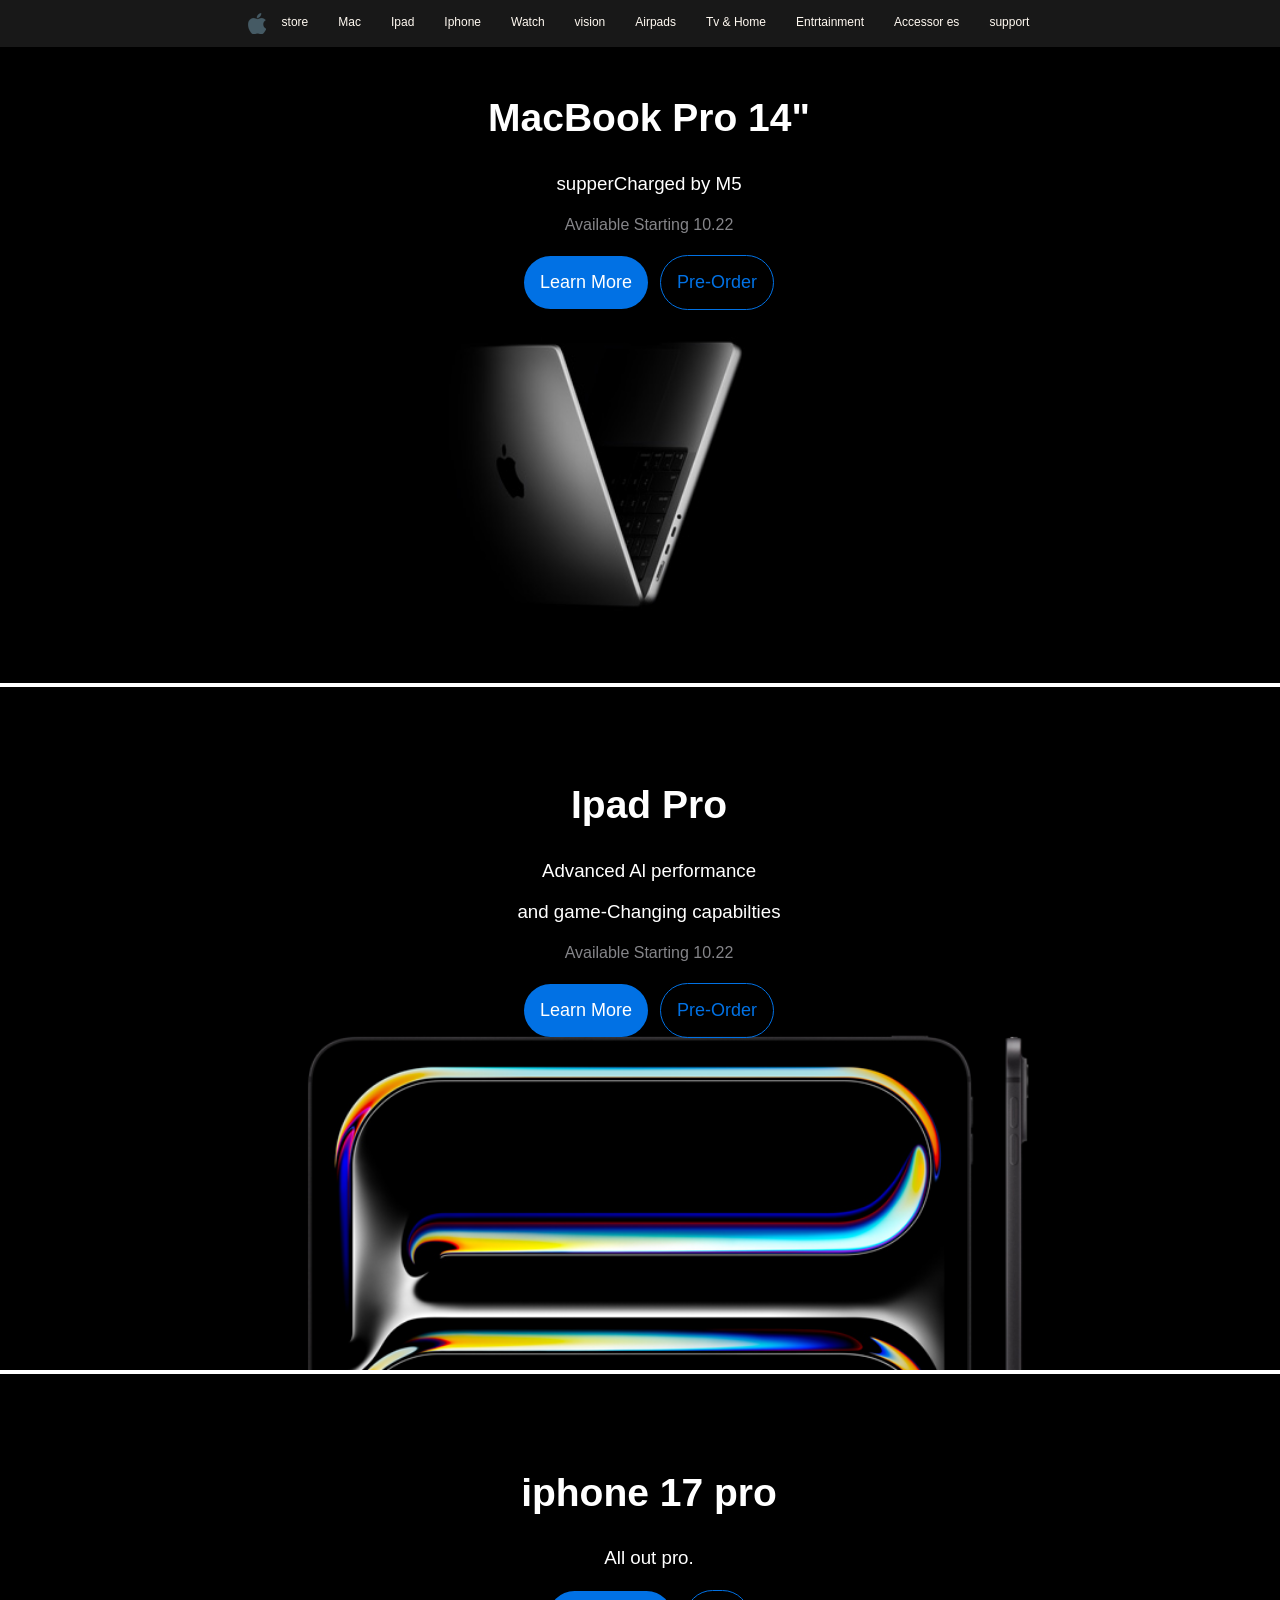
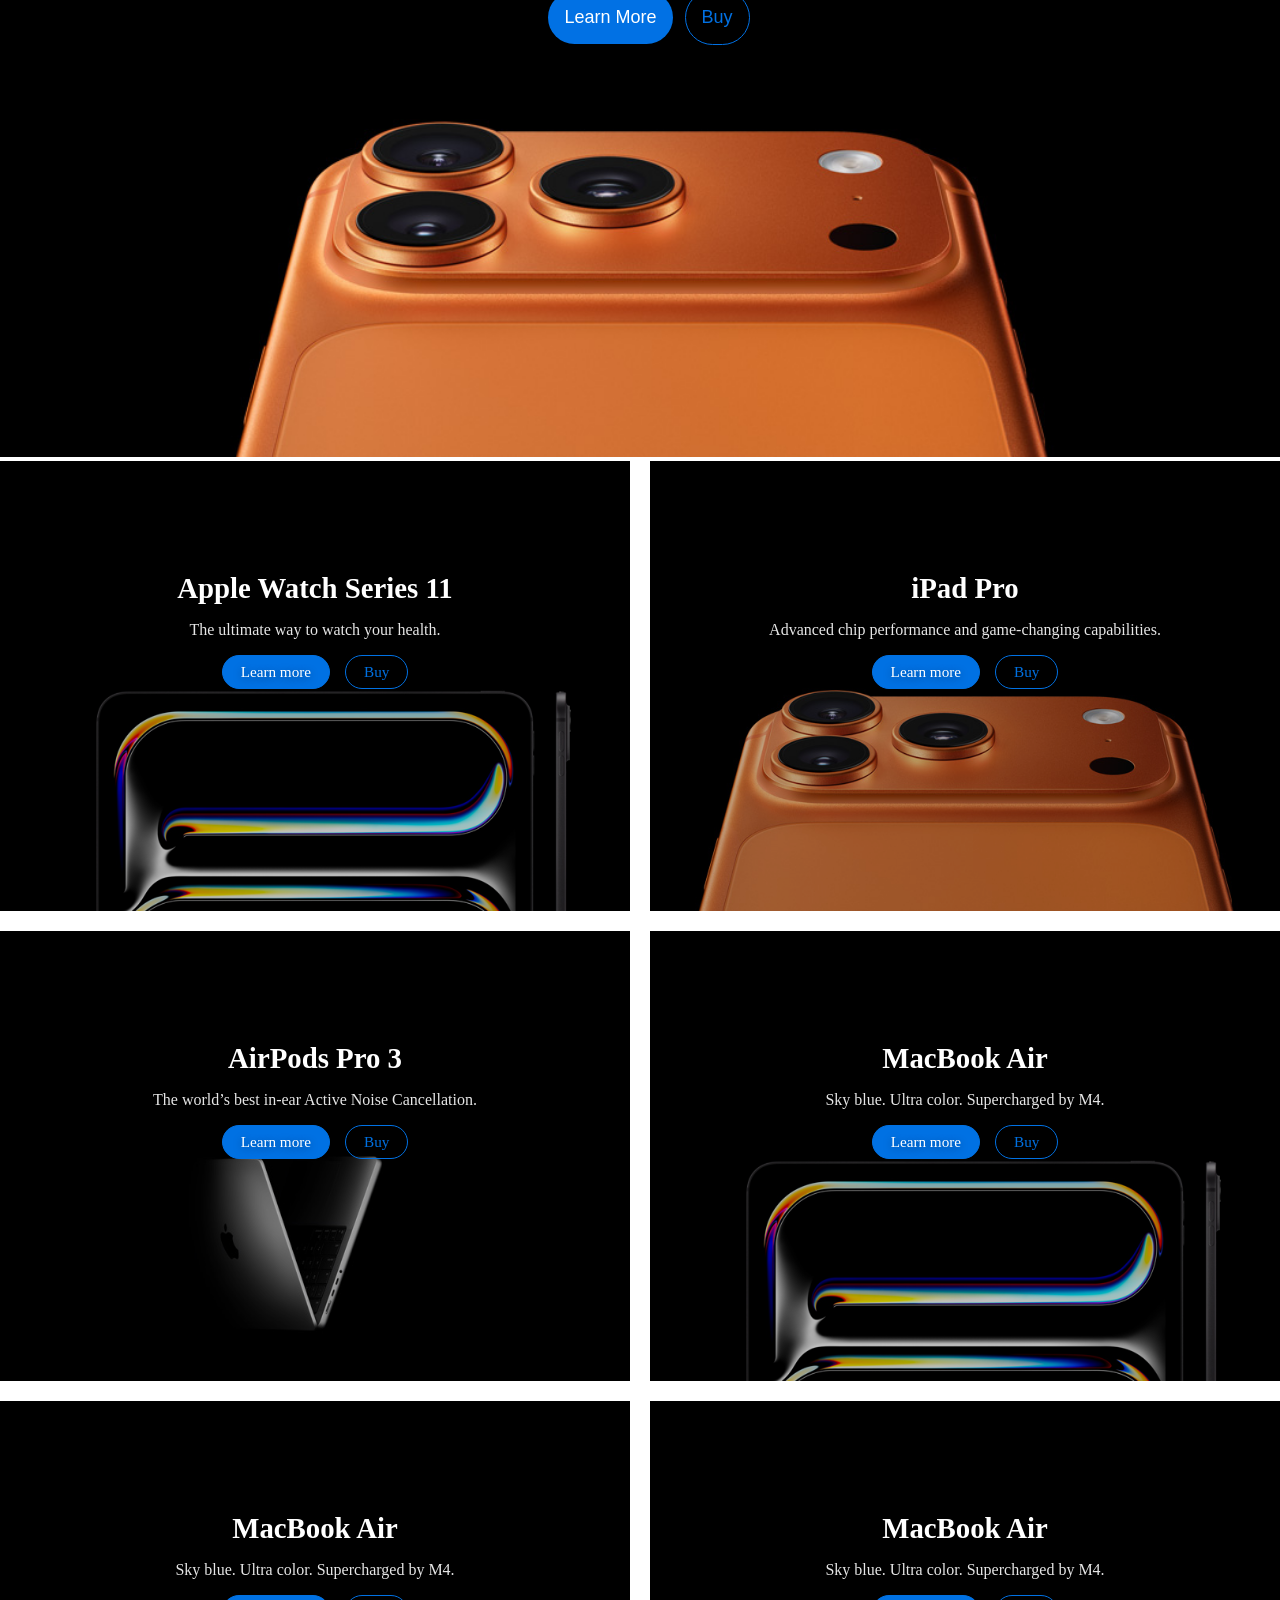
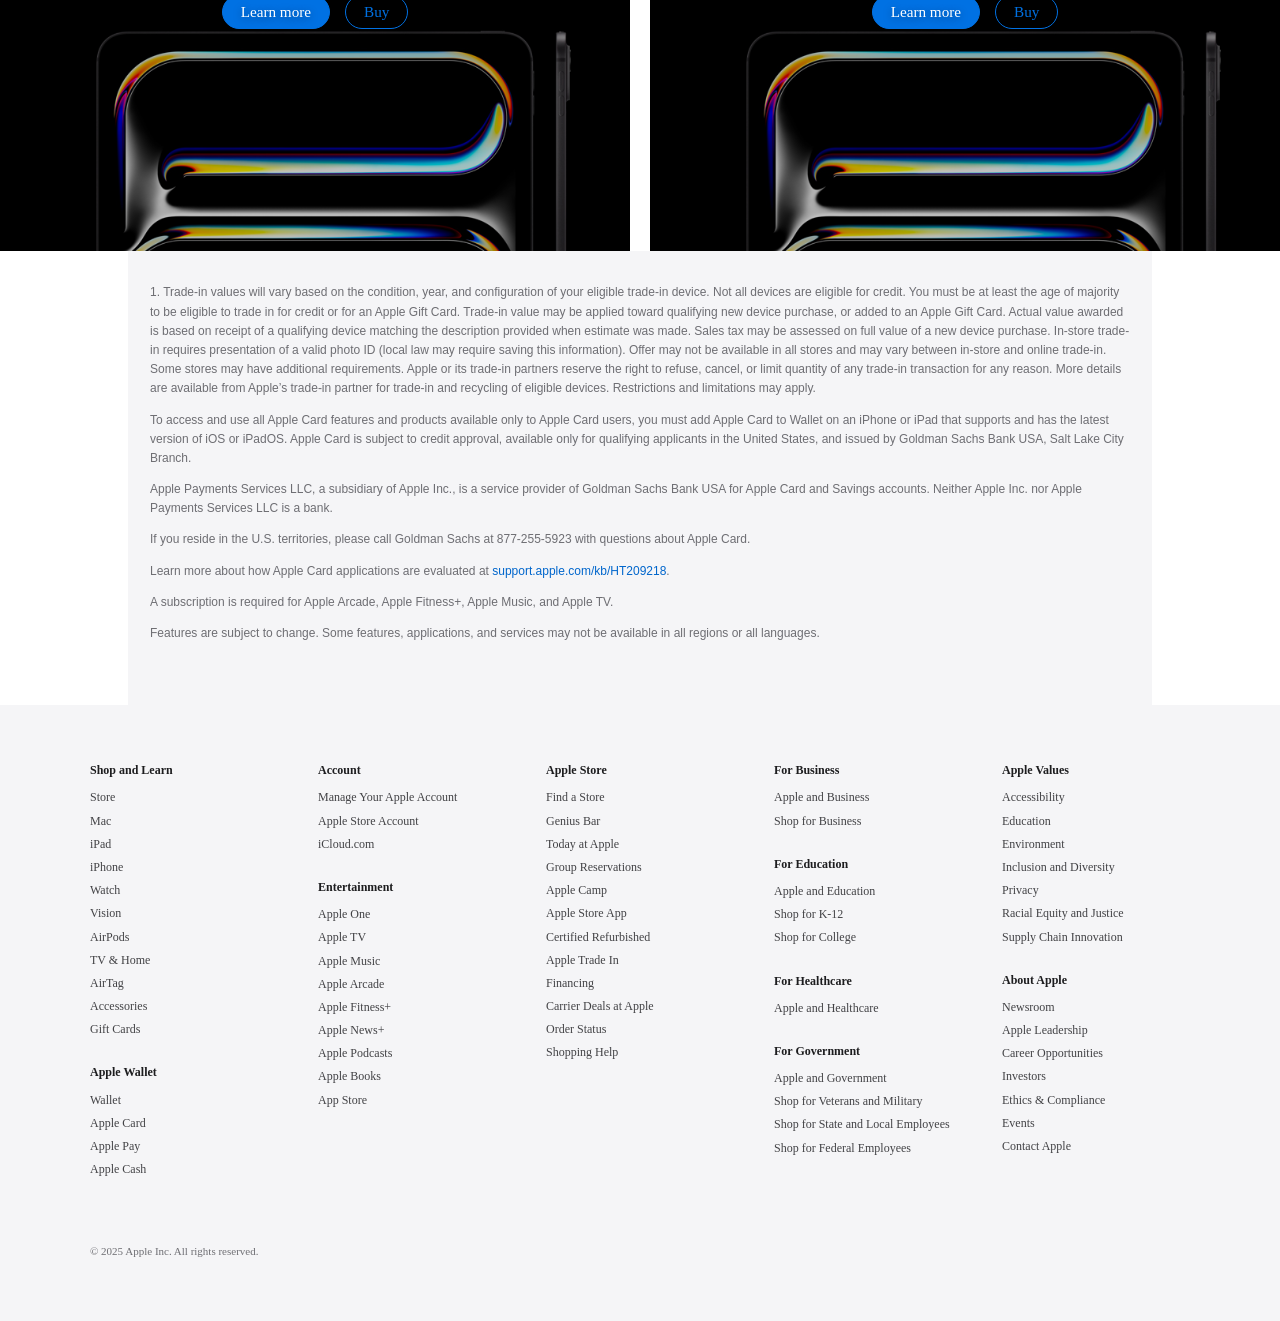
<file: index.html>
<!DOCTYPE html>
<html lang="en">
    <head>
        <meta charset="UTF-8">
        <title>Apple</title>
        <link rel="stylesheet" href="style.css">
    </head>
    <body>
        <div class="container">
            <div class="items">
                <img src="apple_711png.png" alt="apple">
                <div class="item1"><a
                        href="https://www.apple.com/">store</a></div>
                <div class="item1"><a
                        href="https://www.apple.com/">Mac</a></div>
                <div class="item1"><a
                        href="https://www.apple.com/">Ipad</a></div>
                <div class="item1"><a
                        href="https://www.apple.com/">Iphone</a></div>
                <div class="item1"><a
                        href="https://www.apple.com/">Watch</a></div>
                <div class="item1"><a
                        href="https://www.apple.com/">vision</a></div>
                <div class="item1"><a
                        href="https://www.apple.com/">Airpads</a></div>
                <div class="item1"><a href="https://www.apple.com/">Tv &
                        Home</a></div>
                <div class="item1"><a
                        href="https://www.apple.com/">Entrtainment</a></div>
                <div class="item1"><a href="https://www.apple.com/">Accessor
                        es</a></div>
                <div class="item1"><a
                        href="https://www.apple.com/">support</a></div>

            </div>
        </div>
        <section class="header-mac">
            <div class="conteiner-macimg">
                <img class="img-mac-head"
                    src="hero_macbook_pro_m5_announce__i8r7suk8moqe_medium.jpg"
                    alt="mac image">
                <div class="info-mac-header">
                    <h1>MacBook Pro 14"</h1>
                    <h3>supperCharged by M5</h3>
                    <h4>Available Starting 10.22</h4>
                    <div class="btn-header-mac">
                        <a href>
                            <div class="btn-fill-header">Learn More</div>
                        </a>
                        <a href>

                            <div class="btn-strok-header">Pre-Order</div>
                        </a>

                    </div>
                </div>
            </section>
            <section class="header-mac">
                <div class="conteiner-macimg">
                    <img class="img-mac-head"
                        src="hero_ipad_pro_announce__v858qt6nn4im_medium.jpg"
                        alt="mac image">
                    <div class="info-mac-header">
                        <h1>Ipad Pro</h1>
                        <h3>Advanced Al performance</h3>
                        <h3>and game-Changing capabilties</h3>
                        <h4>Available Starting 10.22</h4>
                        <h4></h4>
                        <div class="btn-header-mac">
                            <a href>
                                <div class="btn-fill-header">Learn More</div>
                            </a>
                            <a href>

                                <div class="btn-strok-header">Pre-Order</div>
                            </a>

                        </div>
                    </div>
                </section>
                <section class="header-mac">
                    <div class="conteiner-macimg">
                        <img class="img-mac-head"
                            src="hero_iphone_17_pro__bknyzxfk2agi_medium.jpg"
                            alt="iphone image">
                        <div class="info-mac-header">
                            <h1>iphone 17 pro </h1>
                            <h3>All out pro.</h3>
                            <!-- <h3>and game-Changing capabilties</h3>
                    <h4>Available Starting 10.22</h4> -->
                            <h4></h4>
                            <div class="btn-header-mac">
                                <a href>
                                    <div class="btn-fill-header">Learn
                                        More</div>
                                </a>
                                <a href>

                                    <div class="btn-strok-header">Buy</div>
                                </a>

                            </div>
                        </div>
                    </section>

                    <div class="apple-grid">

                        <div class="apple-box watch">
                            <div class="apple-content">
                                <h3>Apple Watch Series 11</h3>
                                <p>The ultimate way to watch your health.</p>
                                <div class="apple-buttons">
                                    <a href="#" class="apple-btn">Learn more</a>
                                    <a href="#" class="apple-btn1">Buy</a>
                                </div>
                            </div>
                        </div>

                        <div class="apple-box ipad">
                            <div class="apple-content">
                                <h3>iPad Pro</h3>
                                <p>Advanced chip performance and game-changing
                                    capabilities.</p>
                                <div class="apple-buttons">
                                    <a href="#" class="apple-btn">Learn more</a>
                                    <a href="#" class="apple-btn1">Buy</a>
                                </div>
                            </div>
                        </div>

                        <div class="apple-box airpods">
                            <div class="apple-content">
                                <h3>AirPods Pro 3</h3>
                                <p>The world’s best in-ear Active Noise
                                    Cancellation.</p>
                                <div class="apple-buttons">
                                    <a href="#" class="apple-btn">Learn more</a>
                                    <a href="#" class="apple-btn1">Buy</a>
                                </div>
                            </div>
                        </div>

                        <div class="apple-box mac">
                            <div class="apple-content">
                                <h3>MacBook Air</h3>
                                <p>Sky blue. Ultra color. Supercharged by
                                    M4.</p>
                                <div class="apple-buttons">
                                    <a href="#" class="apple-btn">Learn more</a>
                                    <a href="#" class="apple-btn1">Buy</a>
                                </div>
                            </div>
                        </div>

                        <div class="apple-box mac">
                            <div class="apple-content">
                                <h3>MacBook Air</h3>
                                <p>Sky blue. Ultra color. Supercharged by
                                    M4.</p>
                                <div class="apple-buttons">
                                    <a href="#" class="apple-btn">Learn more</a>
                                    <a href="#" class="apple-btn1">Buy</a>
                                </div>
                            </div>
                        </div>

                        <div class="apple-box mac">
                            <div class="apple-content">
                                <h3>MacBook Air</h3>
                                <p>Sky blue. Ultra color. Supercharged by
                                    M4.</p>
                                <div class="apple-buttons">
                                    <a href="#" class="apple-btn">Learn more</a>
                                    <a href="#" class="apple-btn1">Buy</a>
                                </div>
                            </div>
                        </div>

                    </div>
                    <div class="legal-section">
                        <p>1. Trade-in values will vary based on the condition,
                            year, and configuration of your eligible trade-in
                            device. Not all devices are eligible for credit. You
                            must be at least the age of majority to be eligible
                            to trade in for credit or for an Apple Gift Card.
                            Trade-in value may be applied toward qualifying new
                            device purchase, or added to an Apple Gift Card.
                            Actual value awarded is based on receipt of a
                            qualifying device matching the description provided
                            when estimate was made. Sales tax may be assessed on
                            full value of a new device purchase. In-store
                            trade-in requires presentation of a valid photo ID
                            (local law may require saving this information).
                            Offer may not be available in all stores and may
                            vary between in-store and online trade-in. Some
                            stores may have additional requirements. Apple or
                            its trade-in partners reserve the right to refuse,
                            cancel, or limit quantity of any trade-in
                            transaction for any reason. More details are
                            available from Apple’s trade-in partner for trade-in
                            and recycling of eligible devices. Restrictions and
                            limitations may apply.</p>

                        <p>To access and use all Apple Card features and
                            products available only to Apple Card users, you
                            must add Apple Card to Wallet on an iPhone or iPad
                            that supports and has the latest version of iOS or
                            iPadOS. Apple Card is subject to credit approval,
                            available only for qualifying applicants in the
                            United States, and issued by Goldman Sachs Bank USA,
                            Salt Lake City Branch.</p>

                        <p>Apple Payments Services LLC, a subsidiary of Apple
                            Inc., is a service provider of Goldman Sachs Bank
                            USA for Apple Card and Savings accounts. Neither
                            Apple Inc. nor Apple Payments Services LLC is a
                            bank.</p>

                        <p>If you reside in the U.S. territories, please call
                            Goldman Sachs at 877-255-5923 with questions about
                            Apple Card.</p>

                        <p>Learn more about how Apple Card applications are
                            evaluated at
                            <a
                                href="https://support.apple.com/kb/HT209218">support.apple.com/kb/HT209218</a>.
                        </p>

                        <p>A subscription is required for Apple Arcade, Apple
                            Fitness+, Apple Music, and Apple TV.</p>

                        <p>Features are subject to change. Some features,
                            applications, and services may not be available in
                            all regions or all languages.</p>
                    </div>
                    <footer>
                        <div class="footer-container">

                            <div class="footer-column">
                                <h4>Shop and Learn</h4>
                                <ul>
                                    <li>Store</li><li>Mac</li><li>iPad</li><li>iPhone</li><li>Watch</li>
                                    <li>Vision</li><li>AirPods</li><li>TV &
                                        Home</li><li>AirTag</li>
                                    <li>Accessories</li><li>Gift Cards</li>
                                </ul>
                                <h4>Apple Wallet</h4>
                                <ul>
                                    <li>Wallet</li><li>Apple Card</li><li>Apple
                                        Pay</li><li>Apple Cash</li>
                                </ul>
                            </div>

                            <div class="footer-column">
                                <h4>Account</h4>
                                <ul>
                                    <li>Manage Your Apple Account</li>
                                    <li>Apple Store Account</li>
                                    <li>iCloud.com</li>
                                </ul>
                                <h4>Entertainment</h4>
                                <ul>
                                    <li>Apple One</li><li>Apple TV</li><li>Apple
                                        Music</li><li>Apple Arcade</li>
                                    <li>Apple Fitness+</li><li>Apple
                                        News+</li><li>Apple Podcasts</li>
                                    <li>Apple Books</li><li>App Store</li>
                                </ul>
                            </div>

                            <div class="footer-column">
                                <h4>Apple Store</h4>
                                <ul>
                                    <li>Find a Store</li><li>Genius
                                        Bar</li><li>Today at Apple</li>
                                    <li>Group Reservations</li><li>Apple
                                        Camp</li><li>Apple Store App</li>
                                    <li>Certified Refurbished</li><li>Apple
                                        Trade In</li>
                                    <li>Financing</li><li>Carrier Deals at
                                        Apple</li><li>Order Status</li>
                                    <li>Shopping Help</li>
                                </ul>
                            </div>

                            <div class="footer-column">
                                <h4>For Business</h4>
                                <ul><li>Apple and Business</li><li>Shop for
                                        Business</li></ul>
                                <h4>For Education</h4>
                                <ul><li>Apple and Education</li><li>Shop for
                                        K-12</li><li>Shop for College</li></ul>
                                <h4>For Healthcare</h4>
                                <ul><li>Apple and Healthcare</li></ul>
                                <h4>For Government</h4>
                                <ul>
                                    <li>Apple and Government</li><li>Shop for
                                        Veterans and Military</li>
                                    <li>Shop for State and Local
                                        Employees</li><li>Shop for Federal
                                        Employees</li>
                                </ul>
                            </div>

                            <div class="footer-column">
                                <h4>Apple Values</h4>
                                <ul>
                                    <li>Accessibility</li><li>Education</li><li>Environment</li>
                                    <li>Inclusion and
                                        Diversity</li><li>Privacy</li>
                                    <li>Racial Equity and Justice</li><li>Supply
                                        Chain Innovation</li>
                                </ul>
                                <h4>About Apple</h4>
                                <ul>
                                    <li>Newsroom</li><li>Apple
                                        Leadership</li><li>Career
                                        Opportunities</li>
                                    <li>Investors</li><li>Ethics &
                                        Compliance</li><li>Events</li><li>Contact
                                        Apple</li>
                                </ul>
                            </div>

                        </div>

                        <div class="footer-bottom">
                            © 2025 Apple Inc. All rights reserved.
                        </div>
                    </footer>
                    <script src="script.js"></script>
                </body>
            </html>
</file>
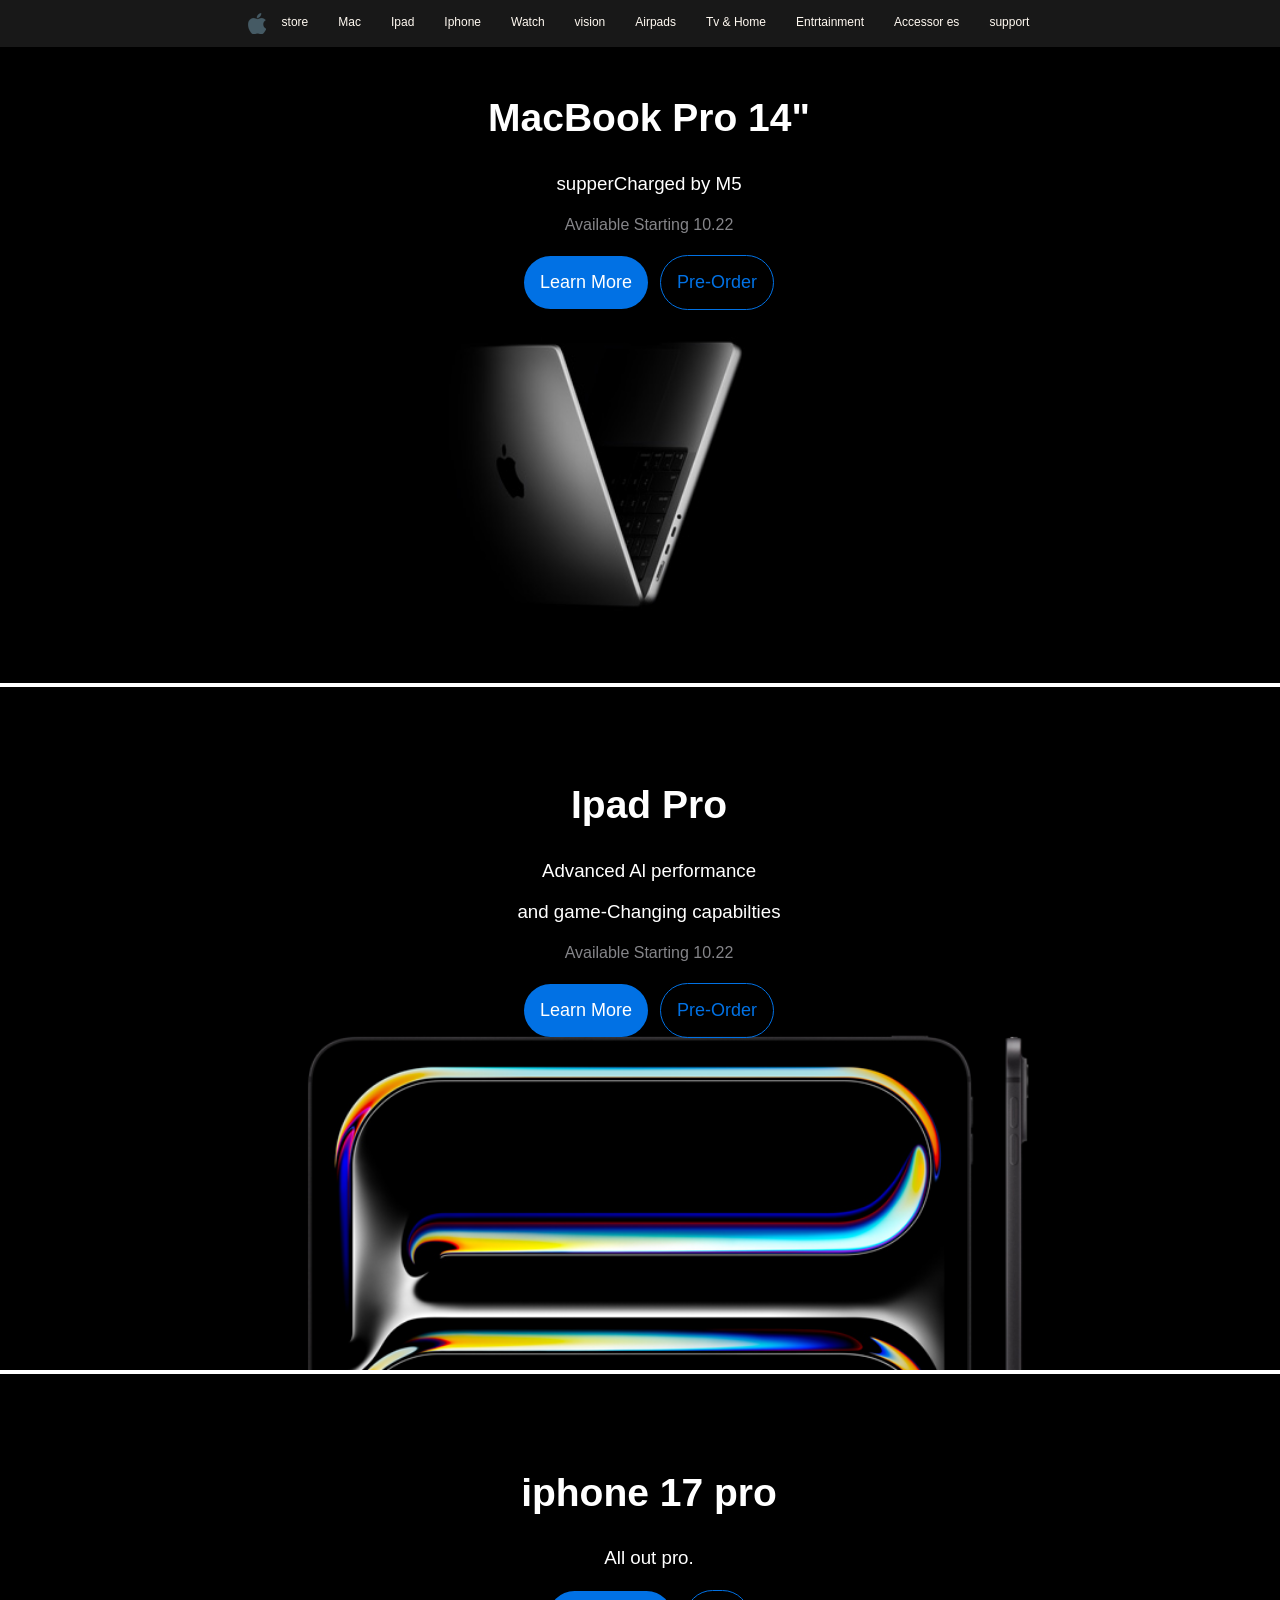
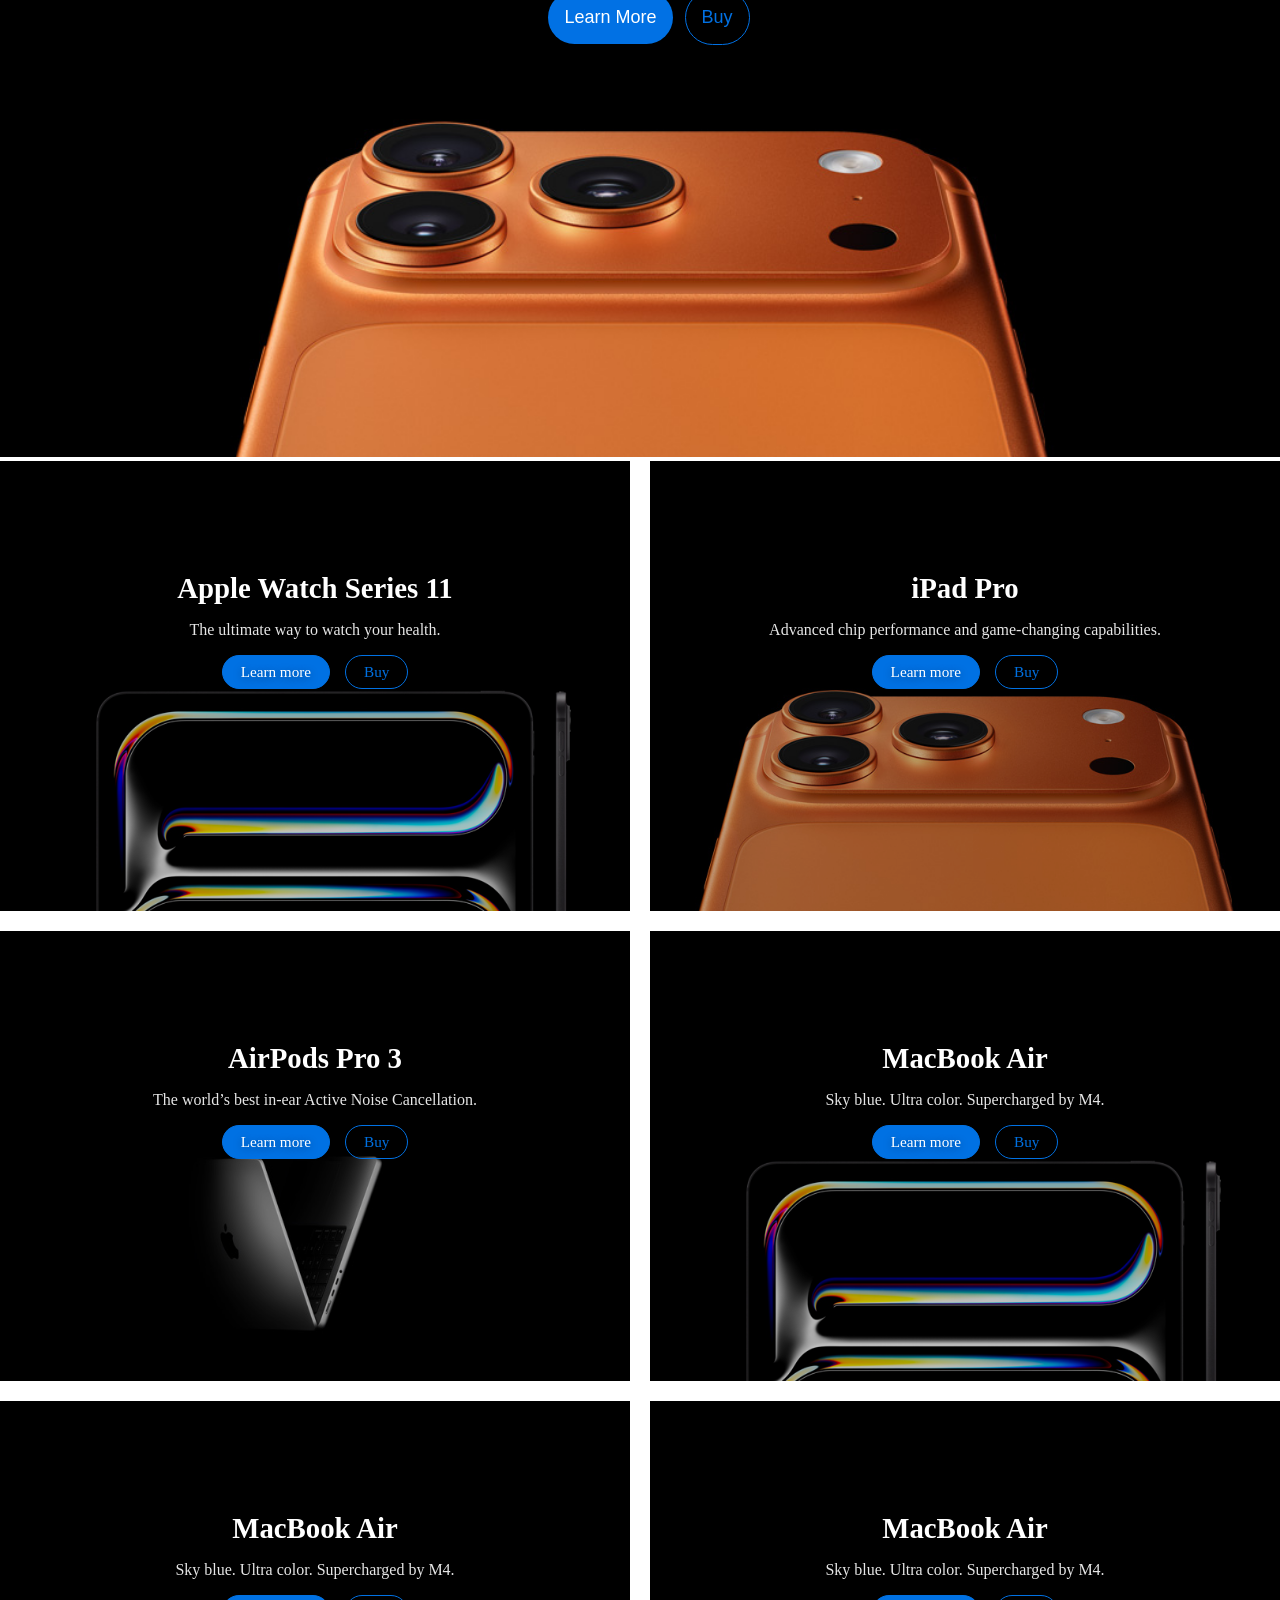
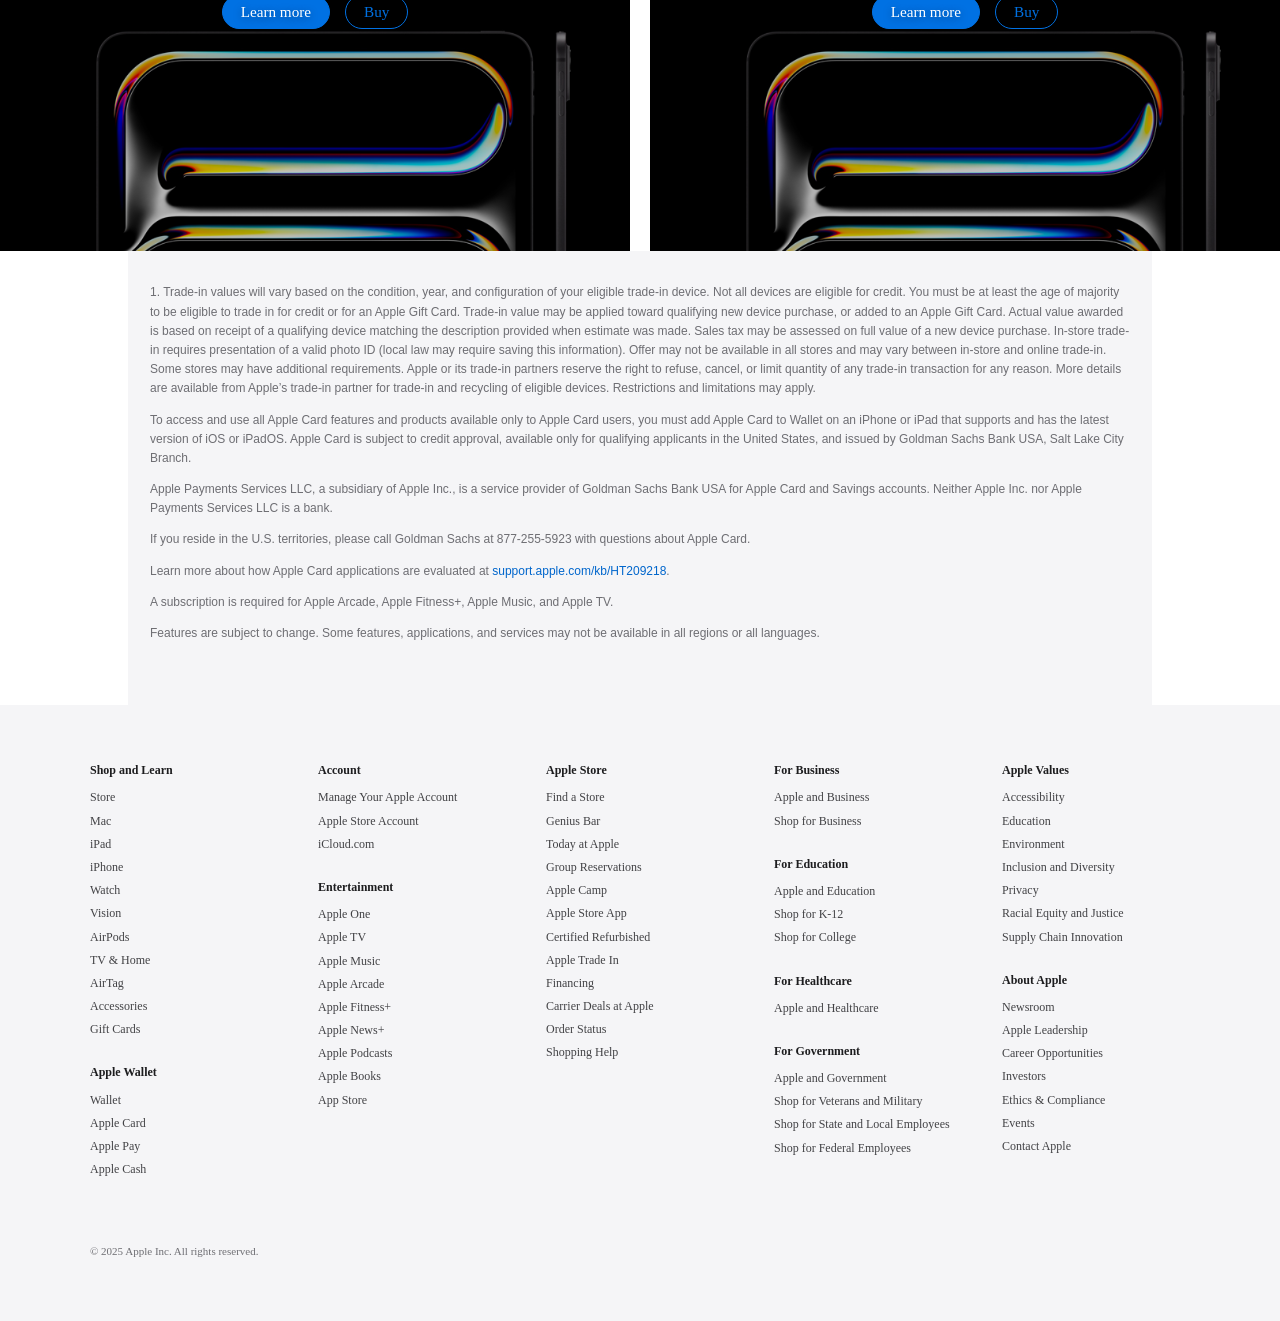
<file: apple.html>
<!DOCTYPE html>
<html lang="en">
    <head>
        <meta charset="UTF-8">
        <title>Apple</title>
        <link rel="stylesheet" href="apple.css">
    </head>
    <body>
        <div class="container">
            <div class="items">
                <img src="apple_711png.png" alt="apple">
                <div class="item1"><a
                        href="https://www.apple.com/">store</a></div>
                <div class="item1"><a
                        href="https://www.apple.com/">Mac</a></div>
                <div class="item1"><a
                        href="https://www.apple.com/">Ipad</a></div>
                <div class="item1"><a
                        href="https://www.apple.com/">Iphone</a></div>
                <div class="item1"><a
                        href="https://www.apple.com/">Watch</a></div>
                <div class="item1"><a
                        href="https://www.apple.com/">vision</a></div>
                <div class="item1"><a
                        href="https://www.apple.com/">Airpads</a></div>
                <div class="item1"><a href="https://www.apple.com/">Tv &
                        Home</a></div>
                <div class="item1"><a
                        href="https://www.apple.com/">Entrtainment</a></div>
                <div class="item1"><a href="https://www.apple.com/">Accessor
                        es</a></div>
                <div class="item1"><a
                        href="https://www.apple.com/">support</a></div>

            </div>
        </div>
        <section class="header-mac">
            <div class="conteiner-macimg">
                <img class="img-mac-head"
                    src="hero_macbook_pro_m5_announce__i8r7suk8moqe_medium.jpg"
                    alt="mac image">
                <div class="info-mac-header">
                    <h1>MacBook Pro 14"</h1>
                    <h3>supperCharged by M5</h3>
                    <h4>Available Starting 10.22</h4>
                    <div class="btn-header-mac">
                        <a href>
                            <div class="btn-fill-header">Learn More</div>
                        </a>
                        <a href>

                            <div class="btn-strok-header">Pre-Order</div>
                        </a>

                    </div>
                </div>
            </section>
            <section class="header-mac">
                <div class="conteiner-macimg">
                    <img class="img-mac-head"
                        src="hero_ipad_pro_announce__v858qt6nn4im_medium.jpg"
                        alt="mac image">
                    <div class="info-mac-header">
                        <h1>Ipad Pro</h1>
                        <h3>Advanced Al performance</h3>
                        <h3>and game-Changing capabilties</h3>
                        <h4>Available Starting 10.22</h4>
                        <h4></h4>
                        <div class="btn-header-mac">
                            <a href>
                                <div class="btn-fill-header">Learn More</div>
                            </a>
                            <a href>

                                <div class="btn-strok-header">Pre-Order</div>
                            </a>

                        </div>
                    </div>
                </section>
                <section class="header-mac">
                    <div class="conteiner-macimg">
                        <img class="img-mac-head"
                            src="hero_iphone_17_pro__bknyzxfk2agi_medium.jpg"
                            alt="iphone image">
                        <div class="info-mac-header">
                            <h1>iphone 17 pro </h1>
                            <h3>All out pro.</h3>
                            <!-- <h3>and game-Changing capabilties</h3>
                    <h4>Available Starting 10.22</h4> -->
                            <h4></h4>
                            <div class="btn-header-mac">
                                <a href>
                                    <div class="btn-fill-header">Learn
                                        More</div>
                                </a>
                                <a href>

                                    <div class="btn-strok-header">Buy</div>
                                </a>

                            </div>
                        </div>
                    </section>

                    <div class="apple-grid">

                        <div class="apple-box watch">
                            <div class="apple-content">
                                <h3>Apple Watch Series 11</h3>
                                <p>The ultimate way to watch your health.</p>
                                <div class="apple-buttons">
                                    <a href="#" class="apple-btn">Learn more</a>
                                    <a href="#" class="apple-btn1">Buy</a>
                                </div>
                            </div>
                        </div>

                        <div class="apple-box ipad">
                            <div class="apple-content">
                                <h3>iPad Pro</h3>
                                <p>Advanced chip performance and game-changing
                                    capabilities.</p>
                                <div class="apple-buttons">
                                    <a href="#" class="apple-btn">Learn more</a>
                                    <a href="#" class="apple-btn1">Buy</a>
                                </div>
                            </div>
                        </div>

                        <div class="apple-box airpods">
                            <div class="apple-content">
                                <h3>AirPods Pro 3</h3>
                                <p>The world’s best in-ear Active Noise
                                    Cancellation.</p>
                                <div class="apple-buttons">
                                    <a href="#" class="apple-btn">Learn more</a>
                                    <a href="#" class="apple-btn1">Buy</a>
                                </div>
                            </div>
                        </div>

                        <div class="apple-box mac">
                            <div class="apple-content">
                                <h3>MacBook Air</h3>
                                <p>Sky blue. Ultra color. Supercharged by
                                    M4.</p>
                                <div class="apple-buttons">
                                    <a href="#" class="apple-btn">Learn more</a>
                                    <a href="#" class="apple-btn1">Buy</a>
                                </div>
                            </div>
                        </div>

                        <div class="apple-box mac">
                            <div class="apple-content">
                                <h3>MacBook Air</h3>
                                <p>Sky blue. Ultra color. Supercharged by
                                    M4.</p>
                                <div class="apple-buttons">
                                    <a href="#" class="apple-btn">Learn more</a>
                                    <a href="#" class="apple-btn1">Buy</a>
                                </div>
                            </div>
                        </div>

                        <div class="apple-box mac">
                            <div class="apple-content">
                                <h3>MacBook Air</h3>
                                <p>Sky blue. Ultra color. Supercharged by
                                    M4.</p>
                                <div class="apple-buttons">
                                    <a href="#" class="apple-btn">Learn more</a>
                                    <a href="#" class="apple-btn1">Buy</a>
                                </div>
                            </div>
                        </div>

                    </div>
                    <div class="legal-section">
                        <p>1. Trade-in values will vary based on the condition,
                            year, and configuration of your eligible trade-in
                            device. Not all devices are eligible for credit. You
                            must be at least the age of majority to be eligible
                            to trade in for credit or for an Apple Gift Card.
                            Trade-in value may be applied toward qualifying new
                            device purchase, or added to an Apple Gift Card.
                            Actual value awarded is based on receipt of a
                            qualifying device matching the description provided
                            when estimate was made. Sales tax may be assessed on
                            full value of a new device purchase. In-store
                            trade-in requires presentation of a valid photo ID
                            (local law may require saving this information).
                            Offer may not be available in all stores and may
                            vary between in-store and online trade-in. Some
                            stores may have additional requirements. Apple or
                            its trade-in partners reserve the right to refuse,
                            cancel, or limit quantity of any trade-in
                            transaction for any reason. More details are
                            available from Apple’s trade-in partner for trade-in
                            and recycling of eligible devices. Restrictions and
                            limitations may apply.</p>

                        <p>To access and use all Apple Card features and
                            products available only to Apple Card users, you
                            must add Apple Card to Wallet on an iPhone or iPad
                            that supports and has the latest version of iOS or
                            iPadOS. Apple Card is subject to credit approval,
                            available only for qualifying applicants in the
                            United States, and issued by Goldman Sachs Bank USA,
                            Salt Lake City Branch.</p>

                        <p>Apple Payments Services LLC, a subsidiary of Apple
                            Inc., is a service provider of Goldman Sachs Bank
                            USA for Apple Card and Savings accounts. Neither
                            Apple Inc. nor Apple Payments Services LLC is a
                            bank.</p>

                        <p>If you reside in the U.S. territories, please call
                            Goldman Sachs at 877-255-5923 with questions about
                            Apple Card.</p>

                        <p>Learn more about how Apple Card applications are
                            evaluated at
                            <a
                                href="https://support.apple.com/kb/HT209218">support.apple.com/kb/HT209218</a>.
                        </p>

                        <p>A subscription is required for Apple Arcade, Apple
                            Fitness+, Apple Music, and Apple TV.</p>

                        <p>Features are subject to change. Some features,
                            applications, and services may not be available in
                            all regions or all languages.</p>
                    </div>
                    <footer>
                        <div class="footer-container">

                            <div class="footer-column">
                                <h4>Shop and Learn</h4>
                                <ul>
                                    <li>Store</li><li>Mac</li><li>iPad</li><li>iPhone</li><li>Watch</li>
                                    <li>Vision</li><li>AirPods</li><li>TV &
                                        Home</li><li>AirTag</li>
                                    <li>Accessories</li><li>Gift Cards</li>
                                </ul>
                                <h4>Apple Wallet</h4>
                                <ul>
                                    <li>Wallet</li><li>Apple Card</li><li>Apple
                                        Pay</li><li>Apple Cash</li>
                                </ul>
                            </div>

                            <div class="footer-column">
                                <h4>Account</h4>
                                <ul>
                                    <li>Manage Your Apple Account</li>
                                    <li>Apple Store Account</li>
                                    <li>iCloud.com</li>
                                </ul>
                                <h4>Entertainment</h4>
                                <ul>
                                    <li>Apple One</li><li>Apple TV</li><li>Apple
                                        Music</li><li>Apple Arcade</li>
                                    <li>Apple Fitness+</li><li>Apple
                                        News+</li><li>Apple Podcasts</li>
                                    <li>Apple Books</li><li>App Store</li>
                                </ul>
                            </div>

                            <div class="footer-column">
                                <h4>Apple Store</h4>
                                <ul>
                                    <li>Find a Store</li><li>Genius
                                        Bar</li><li>Today at Apple</li>
                                    <li>Group Reservations</li><li>Apple
                                        Camp</li><li>Apple Store App</li>
                                    <li>Certified Refurbished</li><li>Apple
                                        Trade In</li>
                                    <li>Financing</li><li>Carrier Deals at
                                        Apple</li><li>Order Status</li>
                                    <li>Shopping Help</li>
                                </ul>
                            </div>

                            <div class="footer-column">
                                <h4>For Business</h4>
                                <ul><li>Apple and Business</li><li>Shop for
                                        Business</li></ul>
                                <h4>For Education</h4>
                                <ul><li>Apple and Education</li><li>Shop for
                                        K-12</li><li>Shop for College</li></ul>
                                <h4>For Healthcare</h4>
                                <ul><li>Apple and Healthcare</li></ul>
                                <h4>For Government</h4>
                                <ul>
                                    <li>Apple and Government</li><li>Shop for
                                        Veterans and Military</li>
                                    <li>Shop for State and Local
                                        Employees</li><li>Shop for Federal
                                        Employees</li>
                                </ul>
                            </div>

                            <div class="footer-column">
                                <h4>Apple Values</h4>
                                <ul>
                                    <li>Accessibility</li><li>Education</li><li>Environment</li>
                                    <li>Inclusion and
                                        Diversity</li><li>Privacy</li>
                                    <li>Racial Equity and Justice</li><li>Supply
                                        Chain Innovation</li>
                                </ul>
                                <h4>About Apple</h4>
                                <ul>
                                    <li>Newsroom</li><li>Apple
                                        Leadership</li><li>Career
                                        Opportunities</li>
                                    <li>Investors</li><li>Ethics &
                                        Compliance</li><li>Events</li><li>Contact
                                        Apple</li>
                                </ul>
                            </div>

                        </div>

                        <div class="footer-bottom">
                            © 2025 Apple Inc. All rights reserved.
                        </div>
                    </footer>
                </body>
            </html>
</file>
<file: style.css>
body {
    margin: 0;
    padding: 0;
    overflow-x: hidden;
}

.container {
    background-color: #181818;
    padding: 6px;
    position: fixed;
    z-index: 1;
    width: 100%;
}

.items a {
    color: #fff9f1;
    text-decoration: none;
}

.items {
    flex-direction: row;
    justify-content: center;
    display: flex;
    margin: 7px;
}

.item1 {
    font-family: Arial, Helvetica, sans-serif;
    font-weight: 100;
    margin-left: 13px;
    margin-right: 13px;
    font-size: 12px;
    padding: 2px;
    cursor: pointer;

}

svg {
    width: 50px;
    height: 50px;
    color: #fff9f1;
}

/* section header macbook */
.img-mac-head {
    width: 100%;
    height: 100%;
    background-size: cover;
    background-position: center;
    background-repeat: no-repeat;

}

.header-mac {
    position: relative;
}

.info-mac-header {
    text-align: center;
    margin: 9px;
    width: 100%;
    position: absolute;
    top: 8%;


}

.info-mac-header h1 {
    font-family: 'Segoe UI', Tahoma, Geneva, Verdana, sans-serif;
    font-size: 39px;
    font-weight: 700;
    color: #ffffff;
}

.info-mac-header h3 {
    font-family: 'Segoe UI', Tahoma, Geneva, Verdana, sans-serif;
    font-weight: 500;
    color: #ffffff;
}

.info-mac-header h4 {
    font-family: 'Segoe UI', Tahoma, Geneva, Verdana, sans-serif;
    font-weight: 300;
    color: #858589;
}

.info-mac-header .btn-header-mac {
    font-family: 'Segoe UI', Tahoma, Geneva, Verdana, sans-serif;
    font-weight: 500;
    display: flex;
    flex-direction: row;
    justify-content: center;
    align-items: center;
}

.info-mac-header .btn-header-mac a {
    text-decoration: none;
}

.info-mac-header .btn-header-mac .btn-fill-header {
    background-color: #0171e4;
    color: #ffffff;
    text-align: center;
    padding: 16px;
    font-size: 18px;
    font-weight: 300;
    border-radius: 30px;
    margin-right: 12px;
}

.info-mac-header .btn-header-mac .btn-strok-header {
    color: #0171e4;
    border: 1px solid #0171e4;
    text-align: center;
    padding: 16px;
    font-size: 18px;
    font-weight: 300;
    border-radius: 30px;
}

.info-mac-header .btn-header-mac .btn-strok-header:hover {
    color: #ffffff;
    transition: 0.3s;
    background-color: #0171e4;
    text-align: center;
    border-radius: 30px;
}


.apple-grid {
    display: grid;
    grid-template-columns: repeat(2, 1fr);
    grid-gap: 20px;
    width: 100%;
    min-height: 100vh;
}

.apple-box {
    position: relative;
    display: flex;
    flex-direction: column;
    justify-content: center;
    align-items: center;
    text-align: center;
    color: #fff;
    height: 50vh;
    background-size: cover;
    background-position: center;
    background-repeat: no-repeat;
    overflow: hidden;
    transition: all 0.4s ease;
}

.apple-box::after {
    content: "";
    position: absolute;
    top: 0;
    left: 0;
    width: 100%;
    height: 100%;
    background: rgba(0, 0, 0, 0.25);
    transition: background 0.4s ease;
}

.apple-box:hover::after {
    background: rgba(0, 0, 0, 0.45);
}

.apple-content {
    position: relative;
    z-index: 2;
    color: #fff;
    text-shadow: 0 2px 8px rgba(0, 0, 0, 0.4);
    margin-top: -140px;
}

.apple-content h3 {
    font-size: 1.8rem;
    font-weight: 600;
    margin-bottom: 10px;
}

.apple-content p {
    font-size: 1rem;
    opacity: 0.9;
}

/* 🔹 بک‌گراند مخصوص هر بخش */
.watch {
    background-image: url('hero_ipad_pro_announce__v858qt6nn4im_medium.jpg');
}

.ipad {
    background-image: url('hero_iphone_17_pro__bknyzxfk2agi_medium.jpg');
}

.airpods {
    background-image: url('hero_macbook_pro_m5_announce__i8r7suk8moqe_medium.jpg');
}

.mac {
    background-image: url('hero_ipad_pro_announce__v858qt6nn4im_medium.jpg');
}

/* 📱 ریسپانسیو برای گوشی*/
@media (max-width: 768px) {
    .apple-grid {
        grid-template-columns: 1fr;
    }

    .apple-box {
        height: 60vh;
    }
}

.apple-buttons {
    display: flex;
    gap: 15px;
    justify-content: center;
}

.apple-btn {
    display: inline-flex;
    align-items: center;
    justify-content: center;
    padding: 7px 18px;
    font-size: 0.95rem;
    font-weight: 400;
    text-decoration: none;
    border-radius: 50px;
    border: 1px solid #0071e3;
    background: #0071e3;
    color: #ffffff;
    transition: all 0.3s ease;
}

.apple-btn1 {
    display: inline-flex;
    align-items: center;
    justify-content: center;
    padding: 7px 18px;
    font-size: 0.95rem;
    font-weight: 400;
    text-decoration: none;
    border-radius: 50px;
    border: 1px solid #0071e3;
    color: #0071e3;
    transition: all 0.3s ease;
}

.apple-btn:hover {
    background-color: #0071e3;
    color: white;
}

footer {
    background-color: #f5f5f7;
    padding: 40px 0 60px;
    font-size: 12px;
    line-height: 1.6;
}

.footer-container {
    max-width: 1100px;
    margin: 0 auto;
    display: grid;
    grid-template-columns: repeat(auto-fit, minmax(180px, 1fr));
    gap: 40px;
    padding: 0 20px;
}

.footer-column h4 {
    font-size: 12px;
    font-weight: 600;
    margin-bottom: 8px;
    color: #1d1d1f;
}

.footer-column ul {
    list-style: none;
    padding: 0;
    margin: 0 0 24px;
}

.footer-column ul li {
    margin: 4px 0;
    color: #424245;
    cursor: pointer;
    transition: color 0.2s;
}

.footer-column ul li:hover {
    color: #000;
    text-decoration: underline;
}

.footer-bottom {
    max-width: 1100px;
    margin: 40px auto 0;
    padding: 0 20px;
    font-size: 11px;
    color: #6e6e73;
}

@media (max-width: 768px) {
    footer {
        padding: 20px 0 40px;
    }

    .footer-container {
        grid-template-columns: repeat(auto-fit, minmax(150px, 1fr));
        gap: 30px;
    }
}

.legal-section {
    max-width: 980px;
    margin: 0 auto;
    padding: 20px 22px 50px;
    font-family: -apple-system, BlinkMacSystemFont, "Segoe UI", Roboto, Helvetica, Arial, sans-serif;
    font-size: 12px;
    line-height: 1.6;
    color: #6e6e73;
    background-color: #f5f5f7;
}

.legal-section a {
    color: #06c;
    text-decoration: none;
}

.legal-section a:hover {
    text-decoration: underline;
}

.legal-section p {
    margin: 12px 0;
}
@media (max-width: 480px) {

    .items {
        flex-wrap: wrap;
        justify-content: center;
    }

    .item1 {
        font-size: 11px;
        margin: 6px;
    }

    .info-mac-header {
        top: 5%;
        padding: 0 10px;
    }

    .info-mac-header h1 {
        font-size: 24px;
    }

    .info-mac-header h3 {
        font-size: 14px;
    }

    .info-mac-header h4 {
        font-size: 12px;
    }

    .btn-header-mac {
        flex-direction: column;
        gap: 10px;
    }

    .btn-fill-header,
    .btn-strok-header {
        font-size: 14px;
        padding: 10px 20px;
    }

    .apple-grid {
        grid-template-columns: 1fr;
        gap: 12px;
    }

    .apple-box {
        height: 60vh;
    }

    .apple-content {
        margin-top: 0;
    }

    footer {
        padding: 20px 0;
    }
}
@media (min-width: 481px) and (max-width: 768px) {

    .items {
        flex-wrap: wrap;
    }

    .info-mac-header h1 {
        font-size: 32px;
    }

    .info-mac-header h3 {
        font-size: 16px;
    }

    .btn-fill-header,
    .btn-strok-header {
        font-size: 16px;
        padding: 12px 24px;
    }

    .apple-grid {
        grid-template-columns: 1fr;
    }

    .apple-box {
        height: 55vh;
    }
}
</file>
<file: apple.css>
body {
    margin: 0;
    padding: 0;
    overflow-x: hidden;
}

.container {
    background-color: #181818;
    padding: 6px;
    position: fixed;
    z-index: 1;
    width: 100%;
}

.items a {
    color: #fff9f1;
    text-decoration: none;
}

.items {
    flex-direction: row;
    justify-content: center;
    display: flex;
    margin: 7px;
}

.item1 {
    font-family: Arial, Helvetica, sans-serif;
    font-weight: 100;
    margin-left: 13px;
    margin-right: 13px;
    font-size: 12px;
    padding: 2px;
    cursor: pointer;

}

svg {
    width: 50px;
    height: 50px;
    color: #fff9f1;
}

/* section header macbook */
.img-mac-head {
    width: 100%;
    height: 100%;
    background-size: cover;
    background-position: center;
    background-repeat: no-repeat;

}

.header-mac {
    position: relative;
}

.info-mac-header {
    text-align: center;
    margin: 9px;
    width: 100%;
    position: absolute;
    top: 8%;


}

.info-mac-header h1 {
    font-family: 'Segoe UI', Tahoma, Geneva, Verdana, sans-serif;
    font-size: 39px;
    font-weight: 700;
    color: #ffffff;
}

.info-mac-header h3 {
    font-family: 'Segoe UI', Tahoma, Geneva, Verdana, sans-serif;
    font-weight: 500;
    color: #ffffff;
}

.info-mac-header h4 {
    font-family: 'Segoe UI', Tahoma, Geneva, Verdana, sans-serif;
    font-weight: 300;
    color: #858589;
}

.info-mac-header .btn-header-mac {
    font-family: 'Segoe UI', Tahoma, Geneva, Verdana, sans-serif;
    font-weight: 500;
    display: flex;
    flex-direction: row;
    justify-content: center;
    align-items: center;
}

.info-mac-header .btn-header-mac a {
    text-decoration: none;
}

.info-mac-header .btn-header-mac .btn-fill-header {
    background-color: #0171e4;
    color: #ffffff;
    text-align: center;
    padding: 16px;
    font-size: 18px;
    font-weight: 300;
    border-radius: 30px;
    margin-right: 12px;
}

.info-mac-header .btn-header-mac .btn-strok-header {
    color: #0171e4;
    border: 1px solid #0171e4;
    text-align: center;
    padding: 16px;
    font-size: 18px;
    font-weight: 300;
    border-radius: 30px;
}

.info-mac-header .btn-header-mac .btn-strok-header:hover {
    color: #ffffff;
    transition: 0.3s;
    background-color: #0171e4;
    text-align: center;
    border-radius: 30px;
}


.apple-grid {
    display: grid;
    grid-template-columns: repeat(2, 1fr);
    grid-gap: 20px;
    width: 100%;
    min-height: 100vh;
}

.apple-box {
    position: relative;
    display: flex;
    flex-direction: column;
    justify-content: center;
    align-items: center;
    text-align: center;
    color: #fff;
    height: 50vh;
    background-size: cover;
    background-position: center;
    background-repeat: no-repeat;
    overflow: hidden;
    transition: all 0.4s ease;
}

.apple-box::after {
    content: "";
    position: absolute;
    top: 0;
    left: 0;
    width: 100%;
    height: 100%;
    background: rgba(0, 0, 0, 0.25);
    transition: background 0.4s ease;
}

.apple-box:hover::after {
    background: rgba(0, 0, 0, 0.45);
}

.apple-content {
    position: relative;
    z-index: 2;
    color: #fff;
    text-shadow: 0 2px 8px rgba(0, 0, 0, 0.4);
    margin-top: -140px;
}

.apple-content h3 {
    font-size: 1.8rem;
    font-weight: 600;
    margin-bottom: 10px;
}

.apple-content p {
    font-size: 1rem;
    opacity: 0.9;
}

/* 🔹 بک‌گراند مخصوص هر بخش */
.watch {
    background-image: url('hero_ipad_pro_announce__v858qt6nn4im_medium.jpg');
}

.ipad {
    background-image: url('hero_iphone_17_pro__bknyzxfk2agi_medium.jpg');
}

.airpods {
    background-image: url('hero_macbook_pro_m5_announce__i8r7suk8moqe_medium.jpg');
}

.mac {
    background-image: url('hero_ipad_pro_announce__v858qt6nn4im_medium.jpg');
}

/* 📱 ریسپانسیو برای گوشی*/
@media (max-width: 768px) {
    .apple-grid {
        grid-template-columns: 1fr;
    }

    .apple-box {
        height: 60vh;
    }
}

.apple-buttons {
    display: flex;
    gap: 15px;
    justify-content: center;
}

.apple-btn {
    display: inline-flex;
    align-items: center;
    justify-content: center;
    padding: 7px 18px;
    font-size: 0.95rem;
    font-weight: 400;
    text-decoration: none;
    border-radius: 50px;
    border: 1px solid #0071e3;
    background: #0071e3;
    color: #ffffff;
    transition: all 0.3s ease;
}

.apple-btn1 {
    display: inline-flex;
    align-items: center;
    justify-content: center;
    padding: 7px 18px;
    font-size: 0.95rem;
    font-weight: 400;
    text-decoration: none;
    border-radius: 50px;
    border: 1px solid #0071e3;
    color: #0071e3;
    transition: all 0.3s ease;
}

.apple-btn:hover {
    background-color: #0071e3;
    color: white;
}

footer {
    background-color: #f5f5f7;
    padding: 40px 0 60px;
    font-size: 12px;
    line-height: 1.6;
}

.footer-container {
    max-width: 1100px;
    margin: 0 auto;
    display: grid;
    grid-template-columns: repeat(auto-fit, minmax(180px, 1fr));
    gap: 40px;
    padding: 0 20px;
}

.footer-column h4 {
    font-size: 12px;
    font-weight: 600;
    margin-bottom: 8px;
    color: #1d1d1f;
}

.footer-column ul {
    list-style: none;
    padding: 0;
    margin: 0 0 24px;
}

.footer-column ul li {
    margin: 4px 0;
    color: #424245;
    cursor: pointer;
    transition: color 0.2s;
}

.footer-column ul li:hover {
    color: #000;
    text-decoration: underline;
}

.footer-bottom {
    max-width: 1100px;
    margin: 40px auto 0;
    padding: 0 20px;
    font-size: 11px;
    color: #6e6e73;
}

@media (max-width: 768px) {
    footer {
        padding: 20px 0 40px;
    }

    .footer-container {
        grid-template-columns: repeat(auto-fit, minmax(150px, 1fr));
        gap: 30px;
    }
}

.legal-section {
    max-width: 980px;
    margin: 0 auto;
    padding: 20px 22px 50px;
    font-family: -apple-system, BlinkMacSystemFont, "Segoe UI", Roboto, Helvetica, Arial, sans-serif;
    font-size: 12px;
    line-height: 1.6;
    color: #6e6e73;
    background-color: #f5f5f7;
}

.legal-section a {
    color: #06c;
    text-decoration: none;
}

.legal-section a:hover {
    text-decoration: underline;
}

.legal-section p {
    margin: 12px 0;
}
</file>
